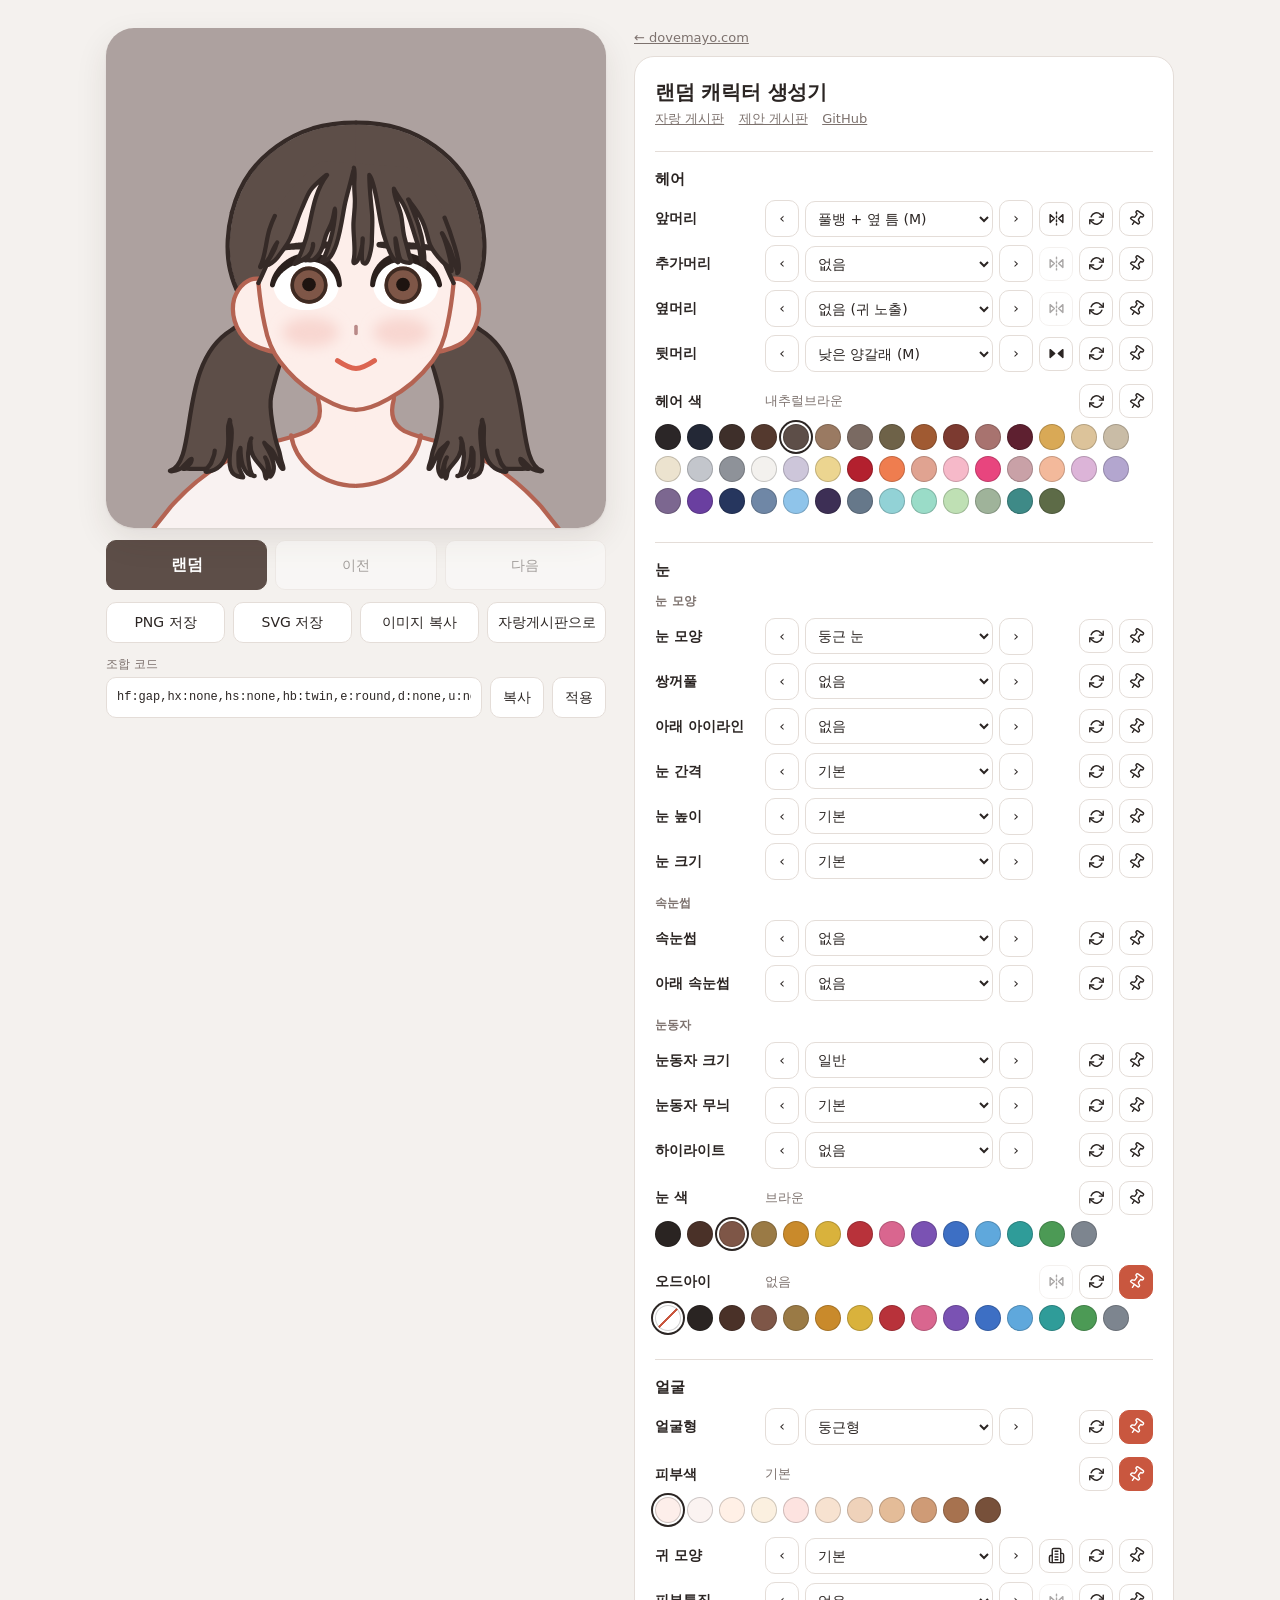
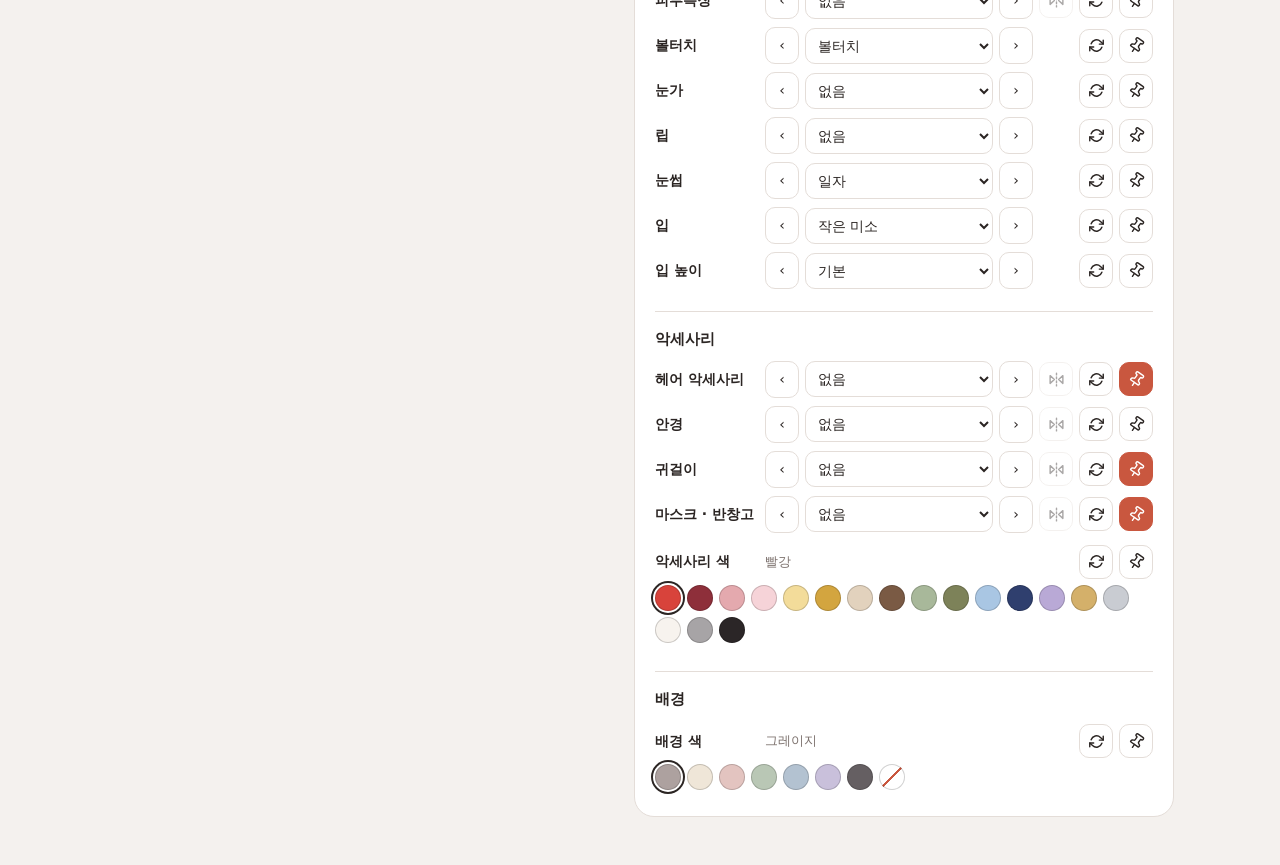
<file: index.html>
<!doctype html>
<html lang="ko">
<head>
  <meta charset="utf-8">
  <meta name="viewport" content="width=device-width, initial-scale=1">
  <title>랜덤 캐릭터 생성기</title>
  <link rel="stylesheet" href="css/style.css">
</head>
<body>
  <main class="app">
    <section class="stage">
      <div class="preview-row">
        <!-- 휴대폰에서만 보이는 버튼: 카드 양옆 여백에 놓인다 (카드 아래 버튼 대신). 왼쪽은 랜덤, 오른쪽은 이전·자랑·복사 -->
        <div class="card-tools">
          <button id="ico-random" class="ico go" type="button" aria-label="랜덤" title="랜덤"><svg viewBox="0 0 24 24" aria-hidden="true"><path d="M21.5 4.5v5.5H16"/><path d="M2.5 19.5V14H8"/><path d="M4.4 9.5A8 8 0 0 1 17.6 6.3L21.5 10M2.5 14l3.9 3.7a8 8 0 0 0 13.2-3.2"/></svg><span>랜덤</span></button>
        </div>
        <div class="preview-wrap">
          <div id="preview" class="preview" aria-label="캐릭터 미리보기"></div>
          <p id="status" class="toast" role="status"></p>
        </div>
        <div class="card-tools">
          <button id="ico-prev" class="ico" type="button" aria-label="이전 캐릭터" title="이전"><svg viewBox="0 0 24 24" aria-hidden="true"><path d="M9 7 4 12l5 5"/><path d="M4 12h10a6 6 0 0 1 6 6"/></svg><span>이전</span></button>
          <button id="ico-show" class="ico" type="button" aria-label="자랑 게시판으로 가서 올리기" title="자랑게시판으로"><svg viewBox="0 0 24 24" aria-hidden="true"><path d="M12 15V4"/><path d="m7.5 8.5 4.5-4.5 4.5 4.5"/><path d="M5 13v5a2 2 0 0 0 2 2h10a2 2 0 0 0 2-2v-5"/></svg><span>자랑</span></button>
          <button id="ico-copy" class="ico" type="button" aria-label="이미지 복사" title="이미지 복사"><svg viewBox="0 0 24 24" aria-hidden="true"><rect x="9" y="9" width="11" height="11" rx="2.5"/><path d="M15 9V6.5A2.5 2.5 0 0 0 12.5 4h-6A2.5 2.5 0 0 0 4 6.5v6A2.5 2.5 0 0 0 6.5 15H9"/></svg><span>복사</span></button>
        </div>
      </div>

      <div class="actions">
        <button id="btn-random" class="primary" type="button" title="단축키: 스페이스">랜덤</button>
        <button id="btn-prev" type="button" title="이전 캐릭터 (←)">이전</button>
        <button id="btn-next" type="button" title="다음 캐릭터 (→)">다음</button>
      </div>

      <div class="actions four">
        <button id="btn-png" type="button">PNG 저장</button>
        <button id="btn-svg" type="button">SVG 저장</button>
        <button id="btn-copy-image" type="button" title="왼쪽 위에 dovemayo.com 이 작게 들어간 이미지를 복사합니다">이미지 복사</button>
        <button id="btn-show" type="button" title="이 캐릭터를 들고 자랑 게시판으로 갑니다">자랑게시판으로</button>
      </div>

      <div id="build-bar" class="build-bar" hidden>
        <button id="btn-build" type="button">빌드</button>
        <button id="btn-items" type="button">항목 편집</button>
        <button id="btn-sheet" type="button">4×4 샘플</button>
        <button id="btn-prompt" type="button" title="지금 캐릭터를 이미지 AI용 글로 바꿉니다 (로컬 테스트)">프롬프트</button>
        <span id="build-status" class="status">parts 폴더를 저장하면 자동으로 빌드됩니다.</span>
      </div>

      <div class="code">
        <label for="code">조합 코드</label>
        <div class="code-row">
          <input id="code" type="text" spellcheck="false" autocomplete="off">
          <button id="btn-copy" type="button">복사</button>
          <button id="btn-apply" type="button">적용</button>
        </div>
      </div>
    </section>

    <div class="side">
    <a class="back" href="https://dovemayo.com/">← dovemayo.com</a>
    <aside class="panel">
      <header class="panel-head">
        <h1>랜덤 캐릭터 생성기</h1>
        <a class="repo" href="https://dovemayo.com/character/show/">자랑 게시판</a>
        <a class="repo" href="https://dovemayo.com/character/board/">제안 게시판</a>
        <a class="repo" href="https://github.com/oters1117-art/random-character-generator" target="_blank" rel="noopener">GitHub</a>
      </header>
      <div id="groups"></div>
    </aside>
    </div>
  </main>

  <dialog id="items-dialog" class="items-dialog">
    <form method="dialog" class="items-head">
      <h2>항목 편집</h2>
      <select id="items-cat" aria-label="항목"></select>
      <button id="items-folder" type="button">폴더 열기</button>
      <button value="close" aria-label="닫기">닫기</button>
    </form>
    <p class="items-help">이름·순서·랜덤 비중을 고치고 저장하세요. 파일을 폴더에 넣거나 빼도 다음 빌드 때 목록이 자동으로 맞춰집니다.</p>
    <div class="items-table-wrap">
      <table class="items-table">
        <thead><tr><th>순서</th><th>이름</th><th>파일</th><th>비중</th><th>기본</th><th></th></tr></thead>
        <tbody id="items-body"></tbody>
      </table>
    </div>
    <div class="items-foot">
      <span id="items-status" class="status"></span>
      <button id="items-save" type="button" class="primary">저장</button>
    </div>
  </dialog>

  <dialog id="sheet-dialog" class="sheet-dialog">
    <form method="dialog" class="items-head">
      <h2>4×4 샘플</h2>
      <button id="sheet-again" type="button">다시 뽑기</button>
      <button id="sheet-save" type="button" class="primary">samples 폴더에 저장</button>
      <button value="close" aria-label="닫기">닫기</button>
    </form>
    <p class="items-help">고정한 항목은 그대로 두고 16명을 뽑습니다. 얼굴을 누르면 그 캐릭터를 불러오고, 칸 왼쪽 위 버튼은 그 칸만 다시 뽑습니다.</p>
    <div id="sheet-grid" class="sheet-grid"></div>
    <span id="sheet-status" class="status"></span>
  </dialog>

  <dialog id="prompt-dialog" class="sheet-dialog prompt-dialog">
    <form method="dialog" class="items-head">
      <h2>프롬프트 <small>(로컬 테스트)</small></h2>
      <button value="close" aria-label="닫기">닫기</button>
    </form>
    <p class="items-help">지금 캐릭터의 특징만 이미지 생성 AI에 넣을 글로 바꿉니다(그림체·옷·배경은 빼고). 다른 조합 코드는 아래 칸에 붙여 넣으면 바로 바뀝니다.</p>
    <input id="prompt-code" type="text" spellcheck="false" aria-label="조합 코드">
    <div class="prompt-col">
      <div class="prompt-head"><b>English</b><button id="prompt-copy-en" type="button">복사</button></div>
      <textarea id="prompt-en" readonly rows="5"></textarea>
    </div>
    <div class="prompt-col">
      <div class="prompt-head"><b>NovelAI 태그</b><button id="prompt-copy-nai" type="button">복사</button></div>
      <textarea id="prompt-nai" readonly rows="4"></textarea>
    </div>
    <div class="prompt-col">
      <div class="prompt-head"><b>한국어</b><button id="prompt-copy-ko" type="button">복사</button></div>
      <textarea id="prompt-ko" readonly rows="5"></textarea>
    </div>
    <span id="prompt-status" class="status"></span>
  </dialog>

  <script src="js/core.js"></script>
  <script src="js/palettes.js"></script>
  <script src="js/parts-data.js"></script>
  <script src="js/app.js"></script>
</body>
</html>
</file>
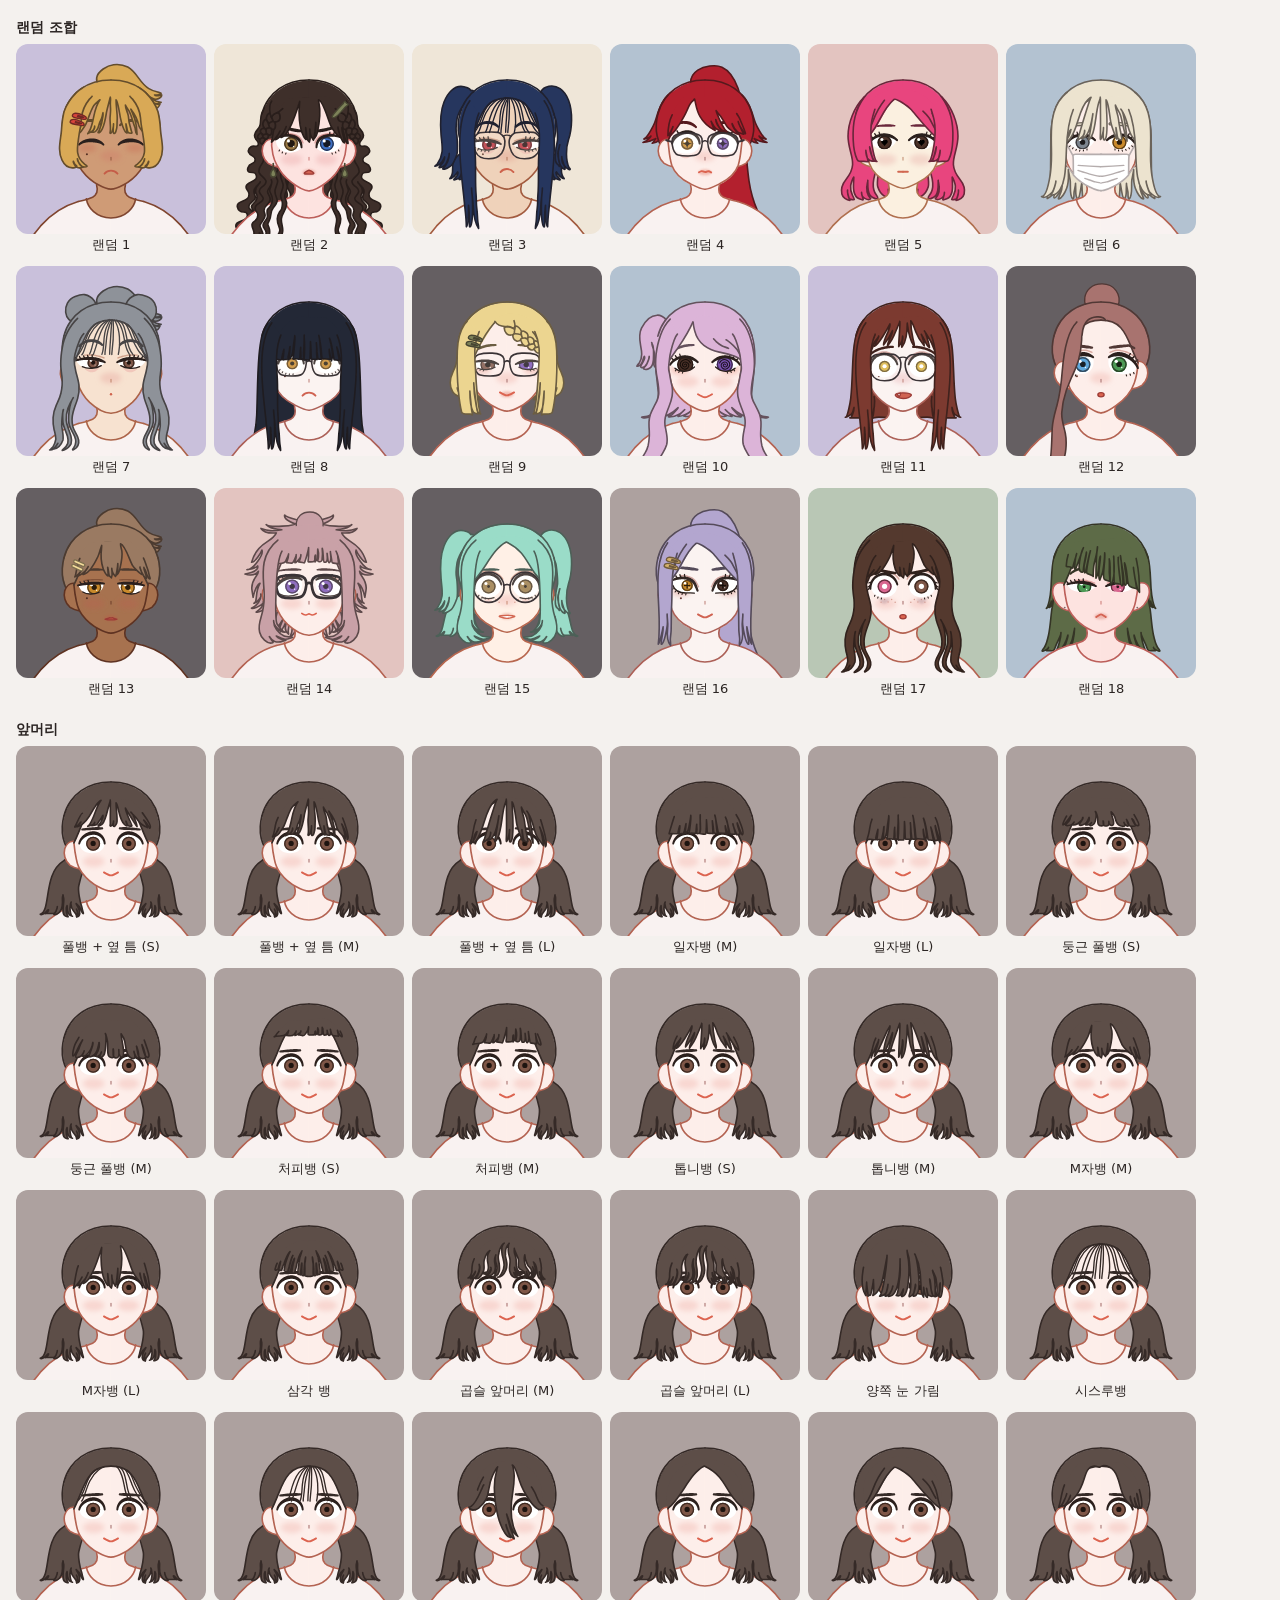
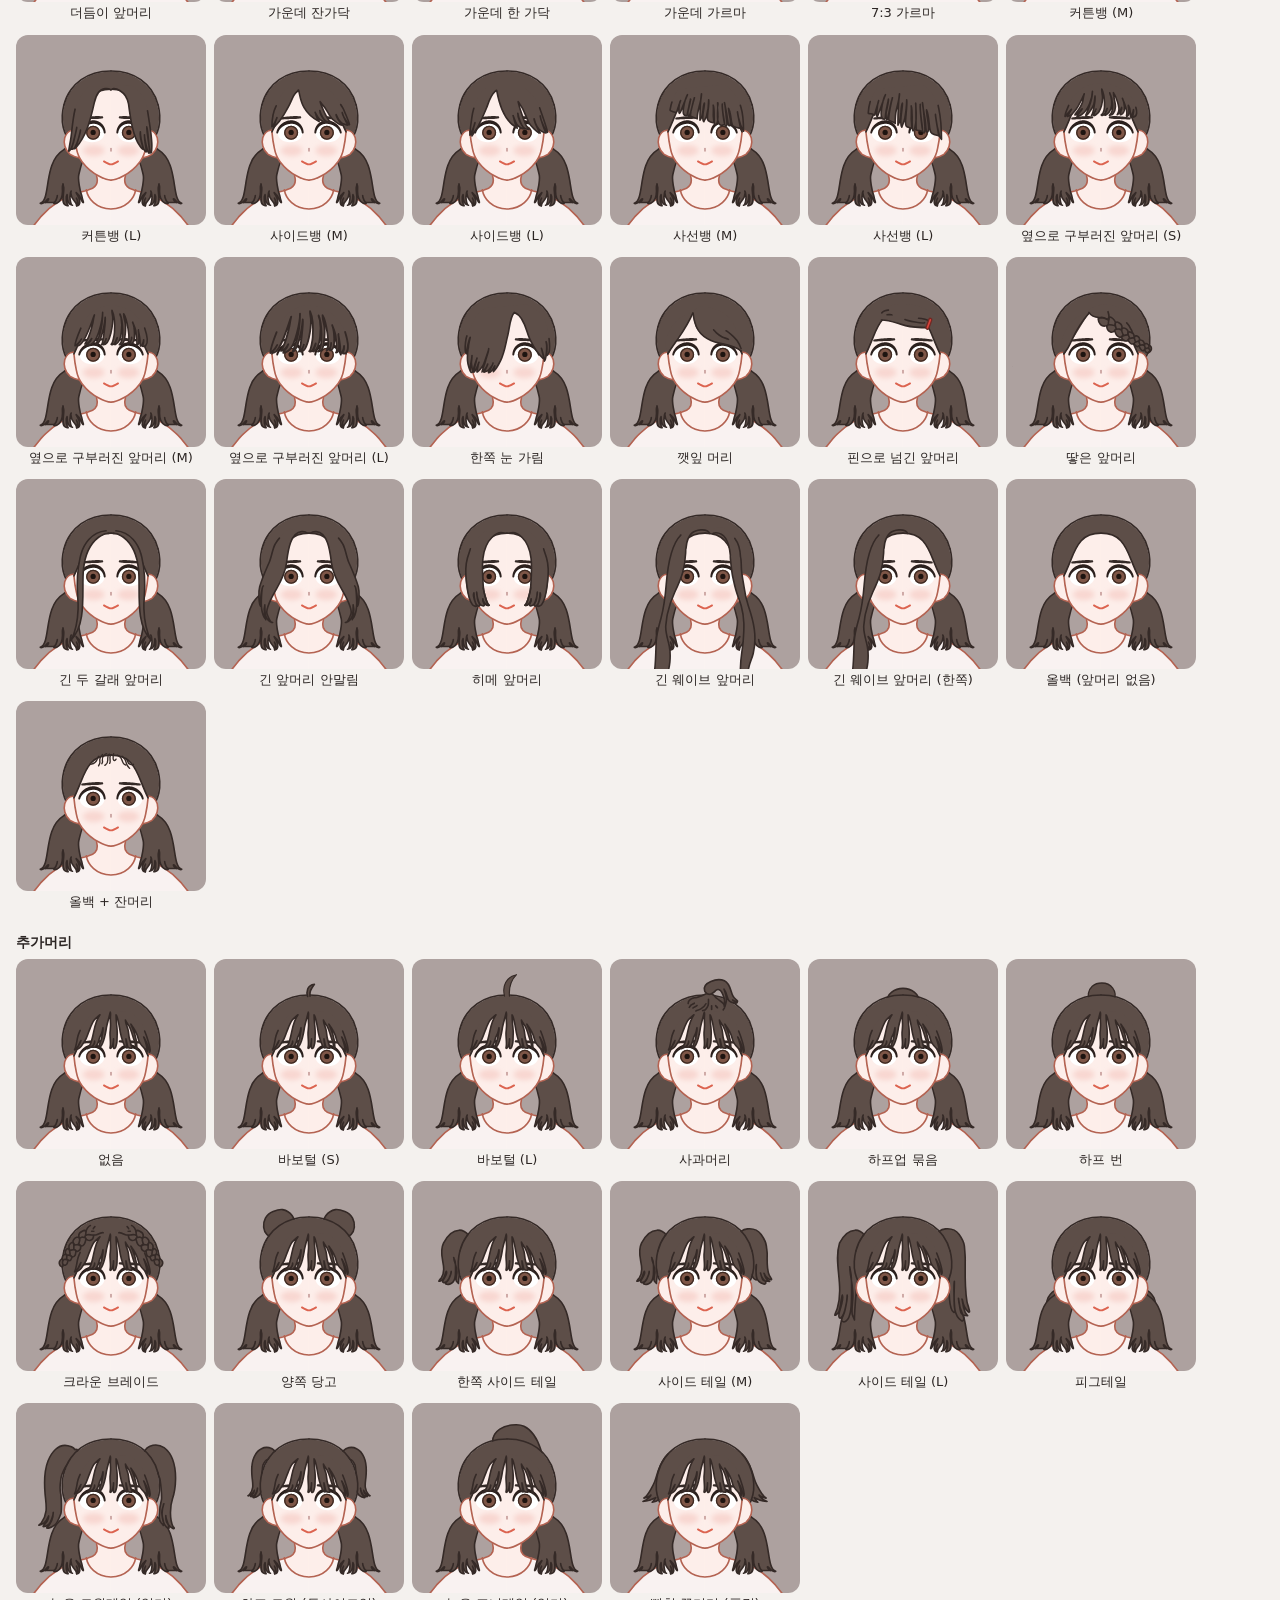
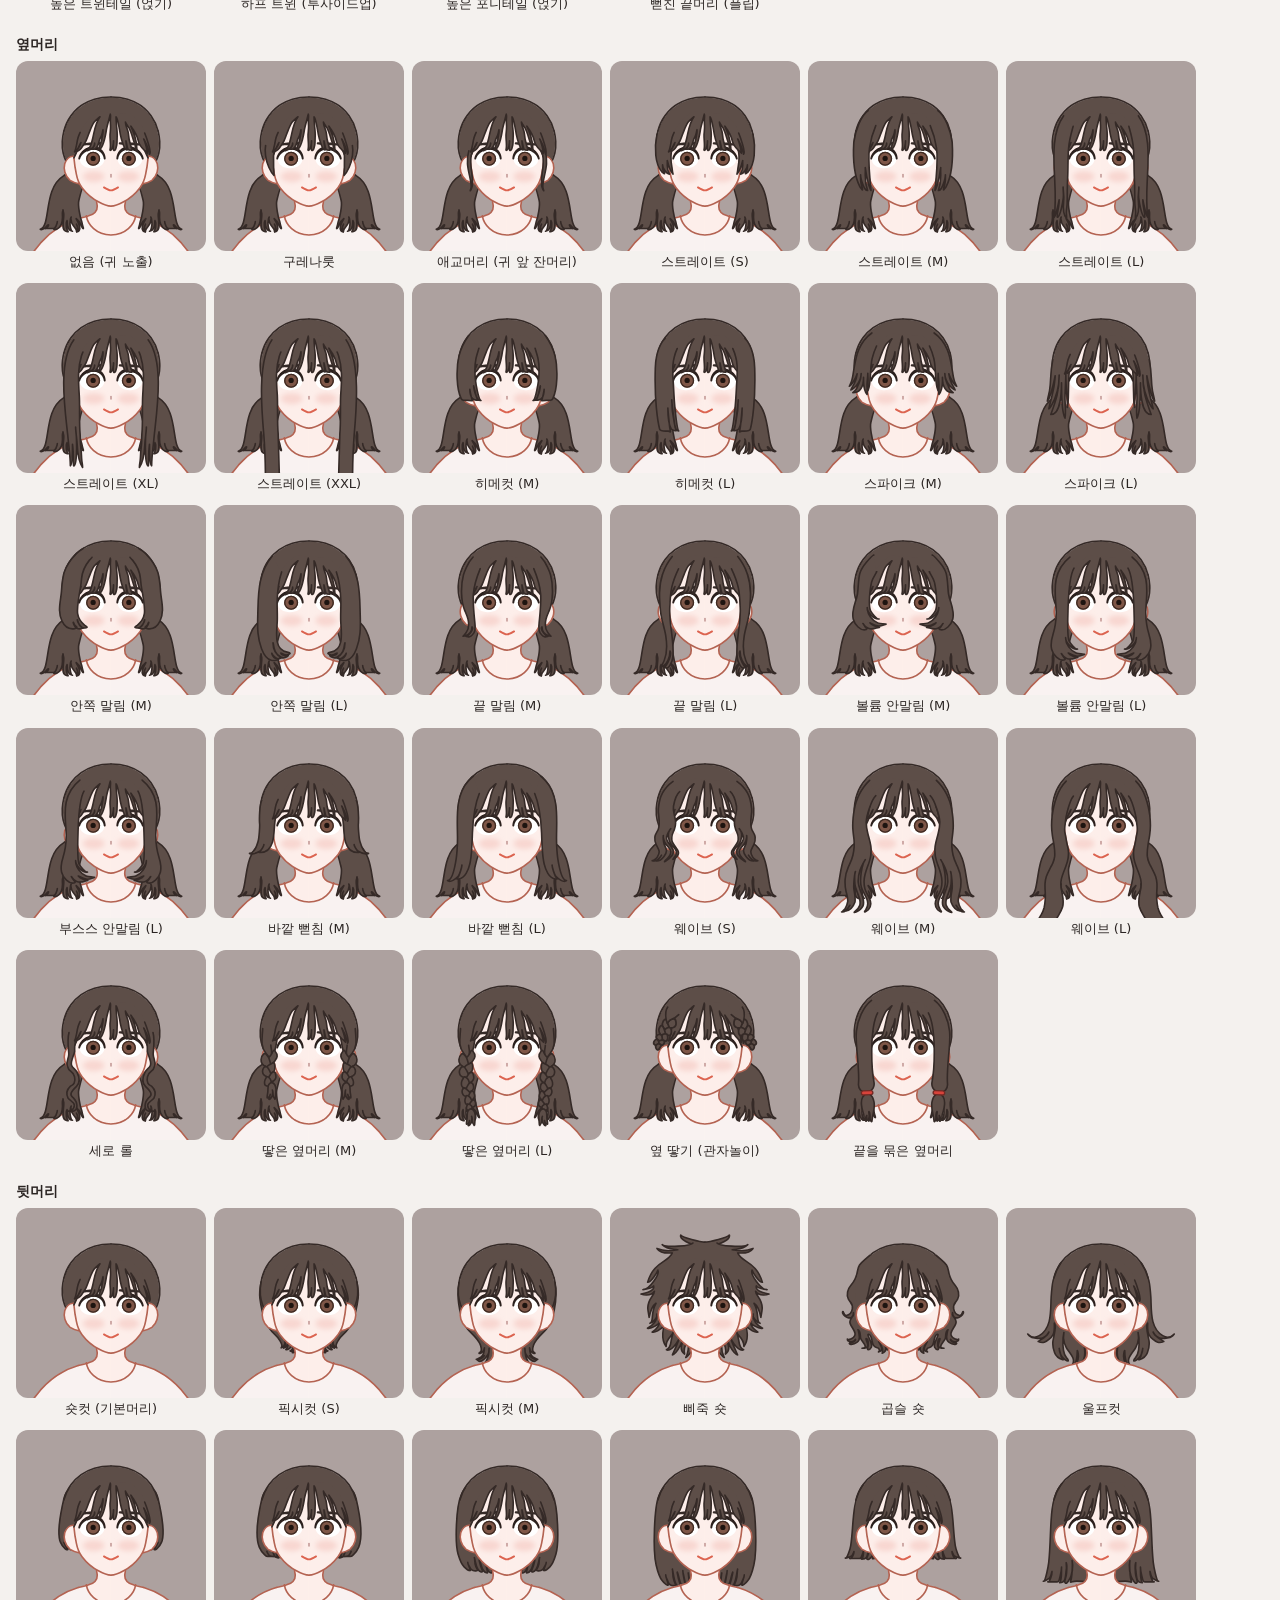
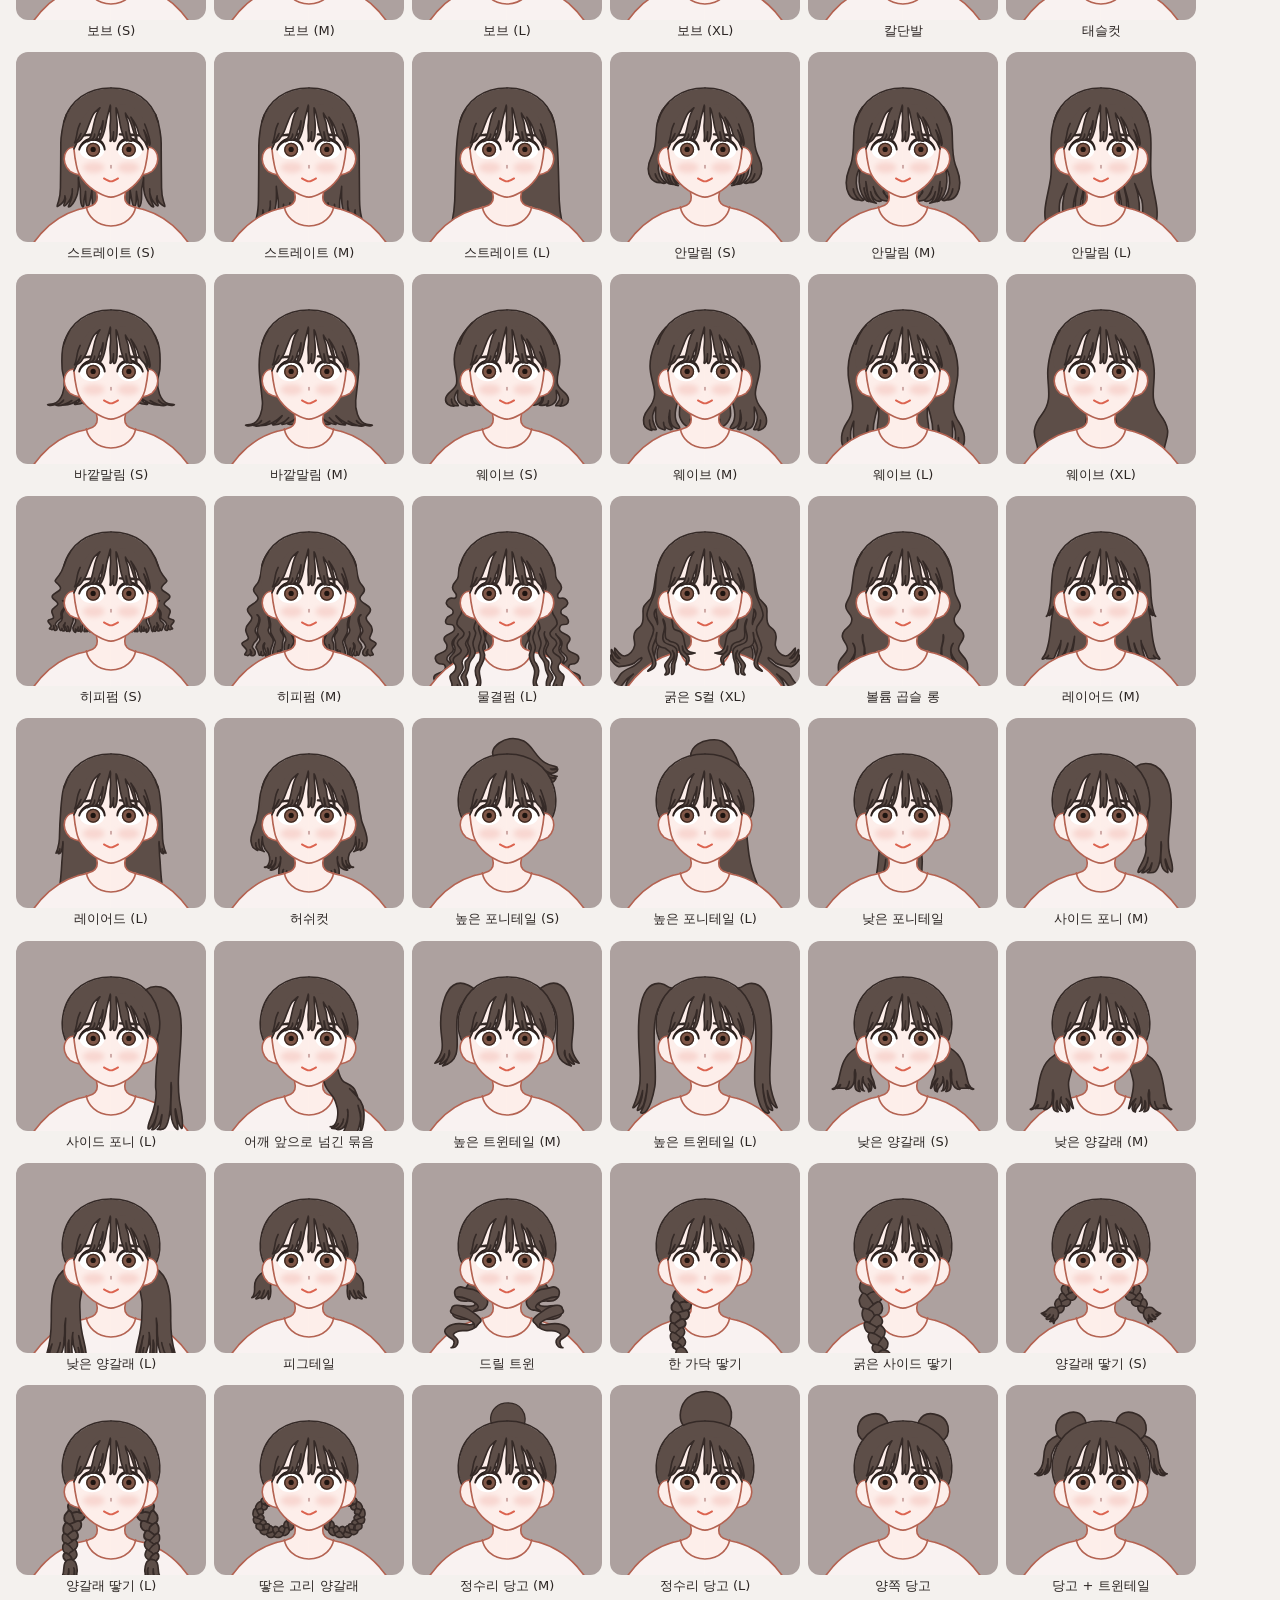
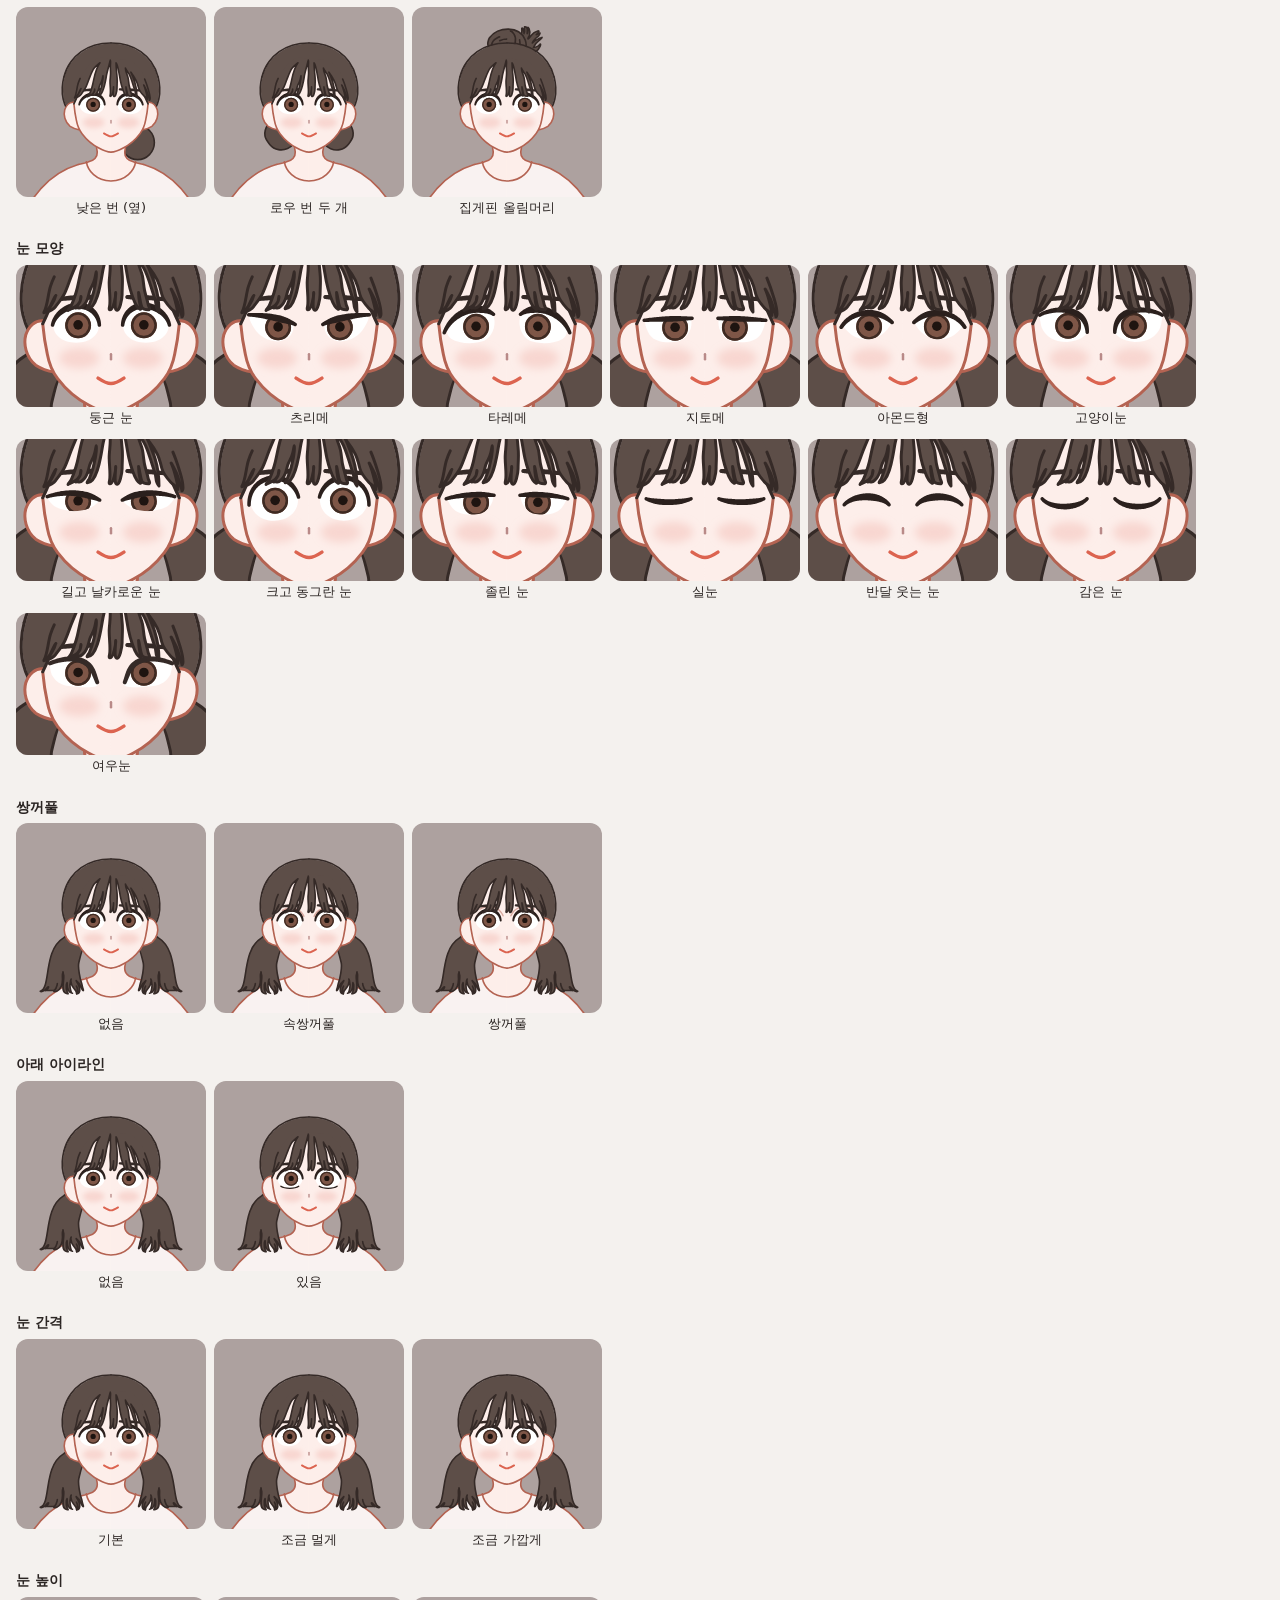
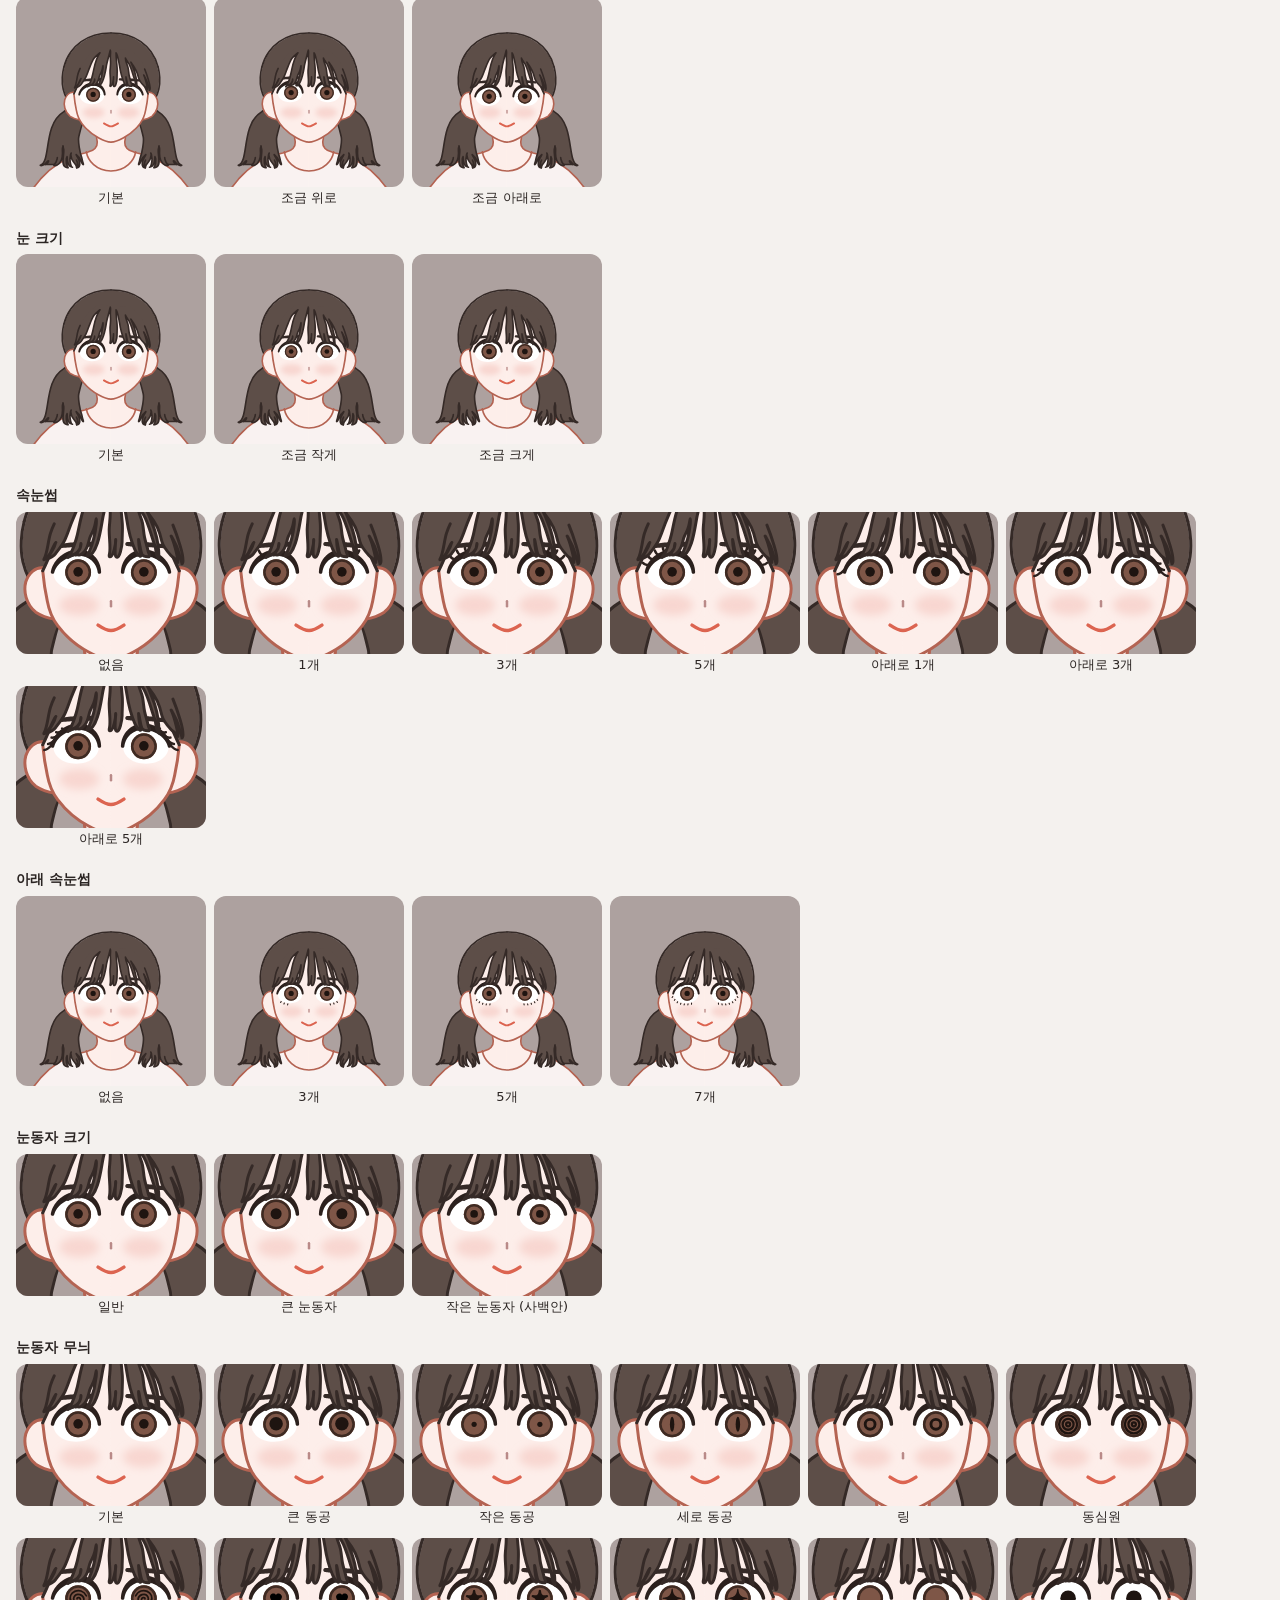
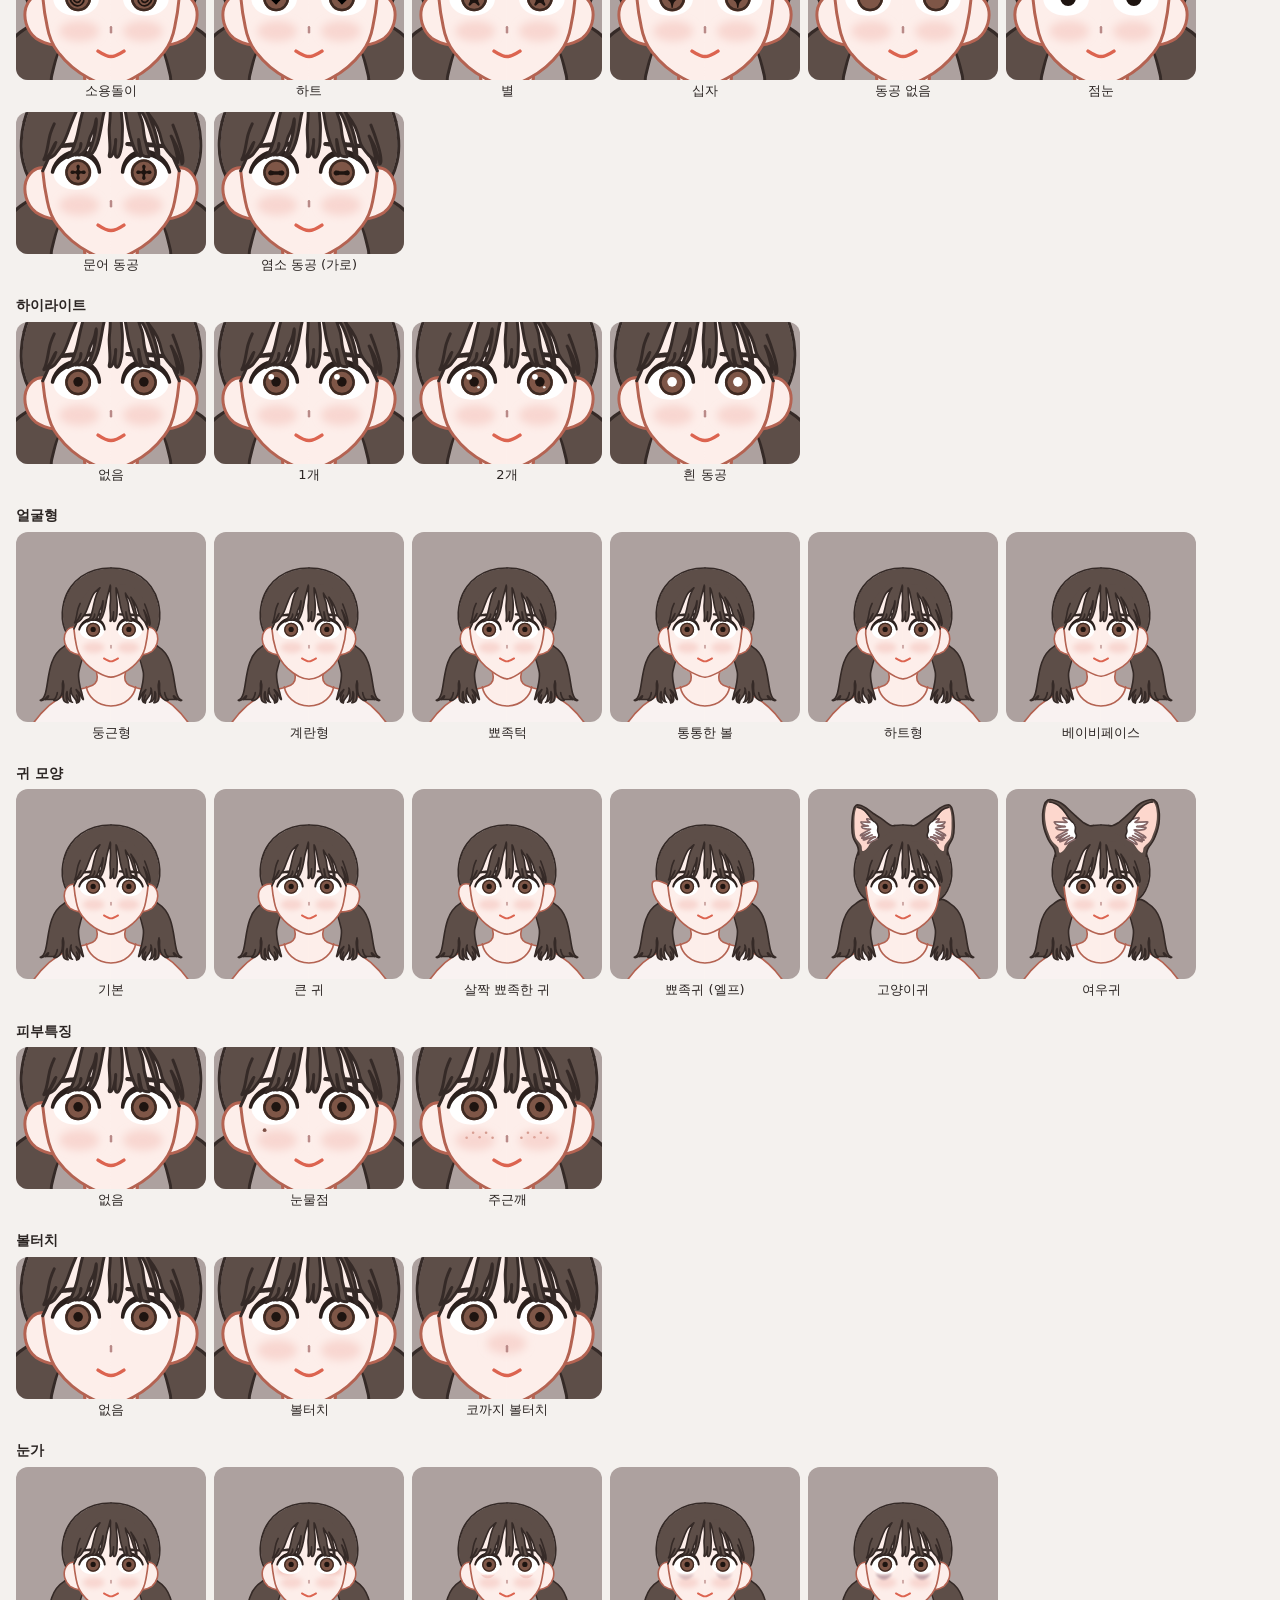
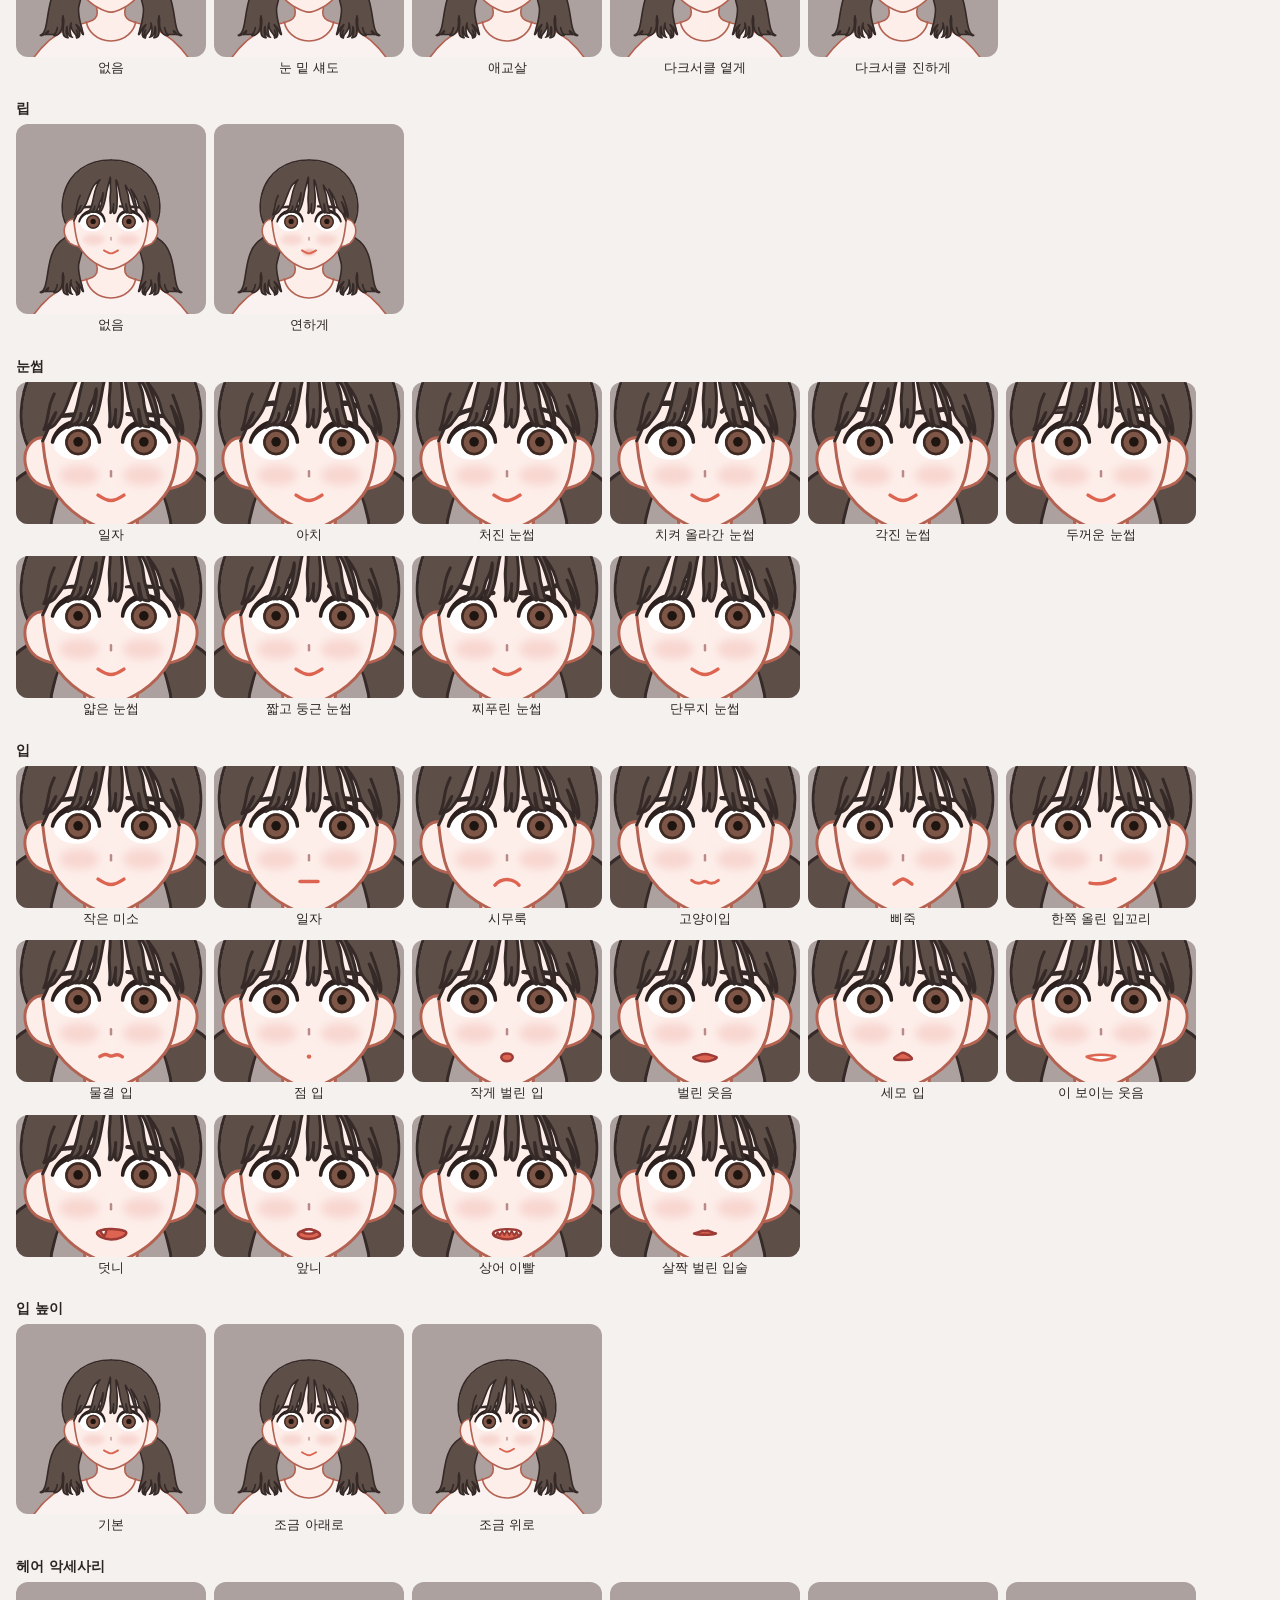
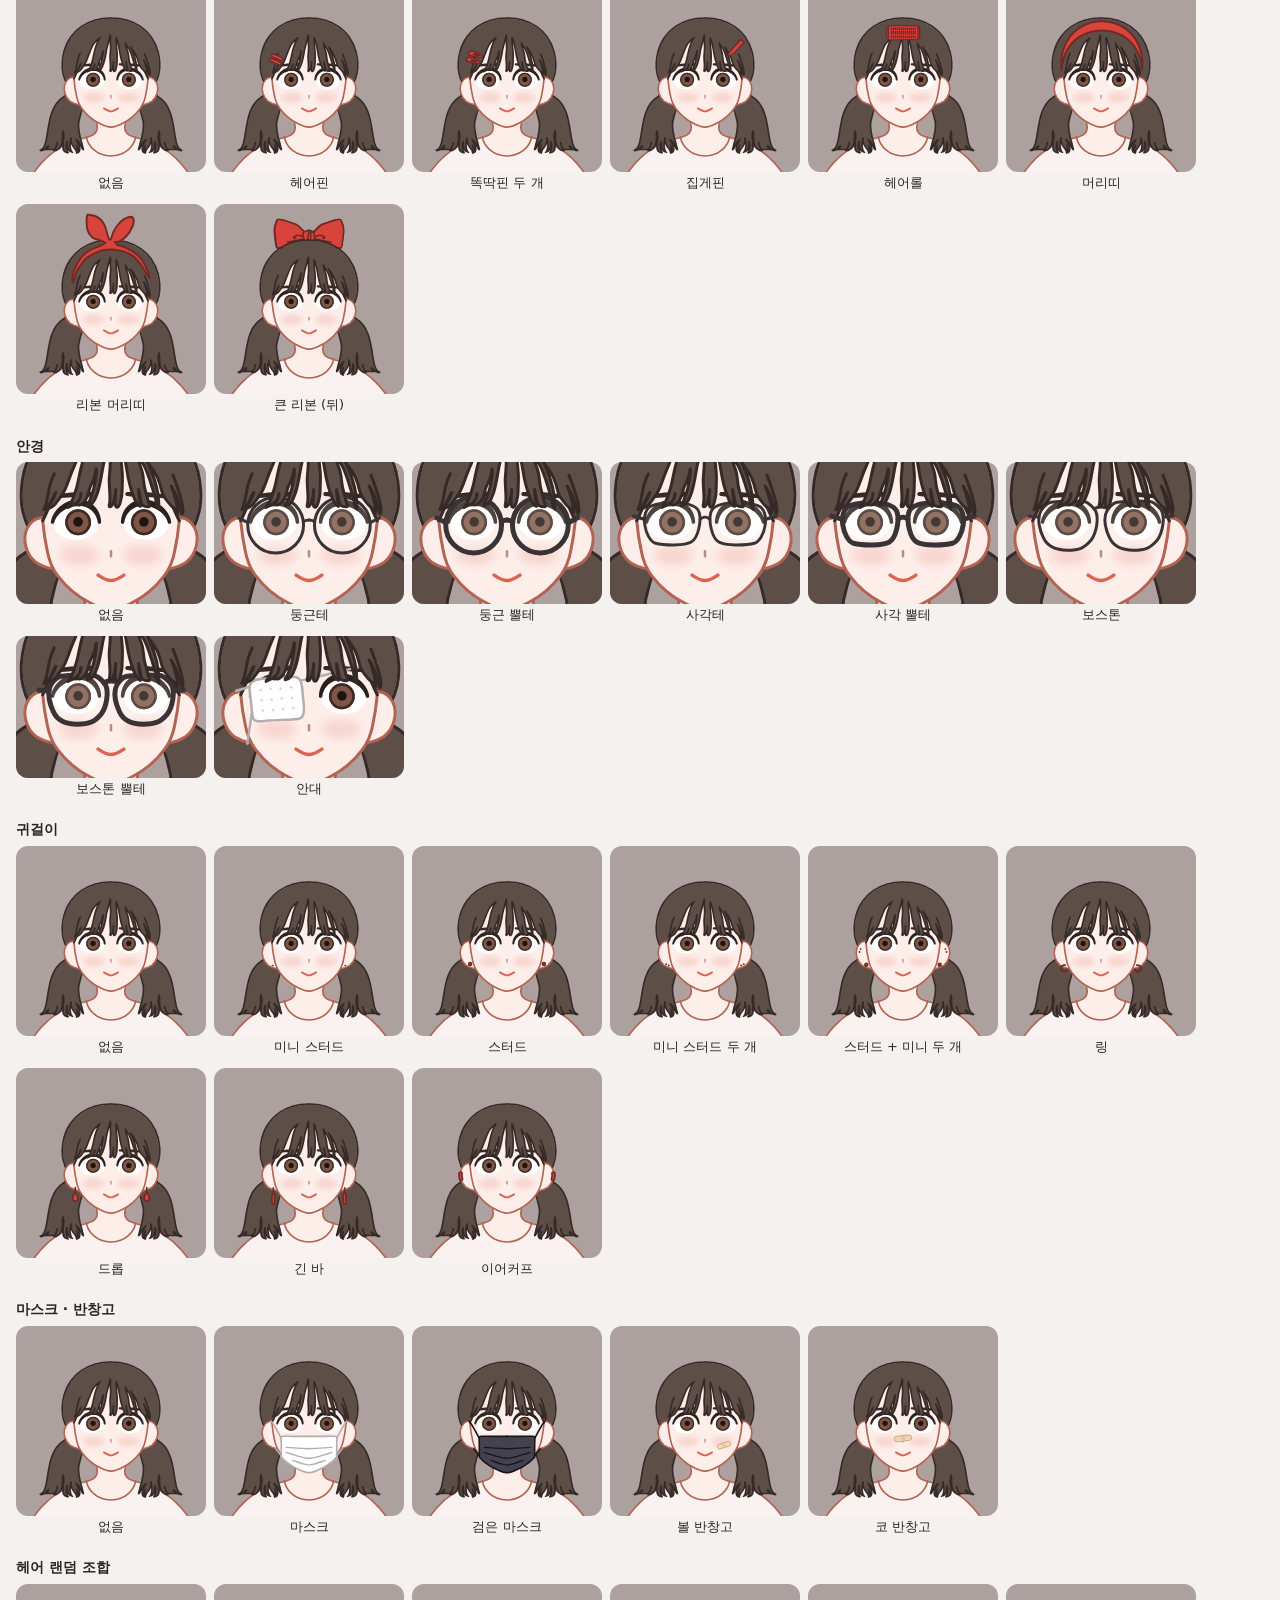
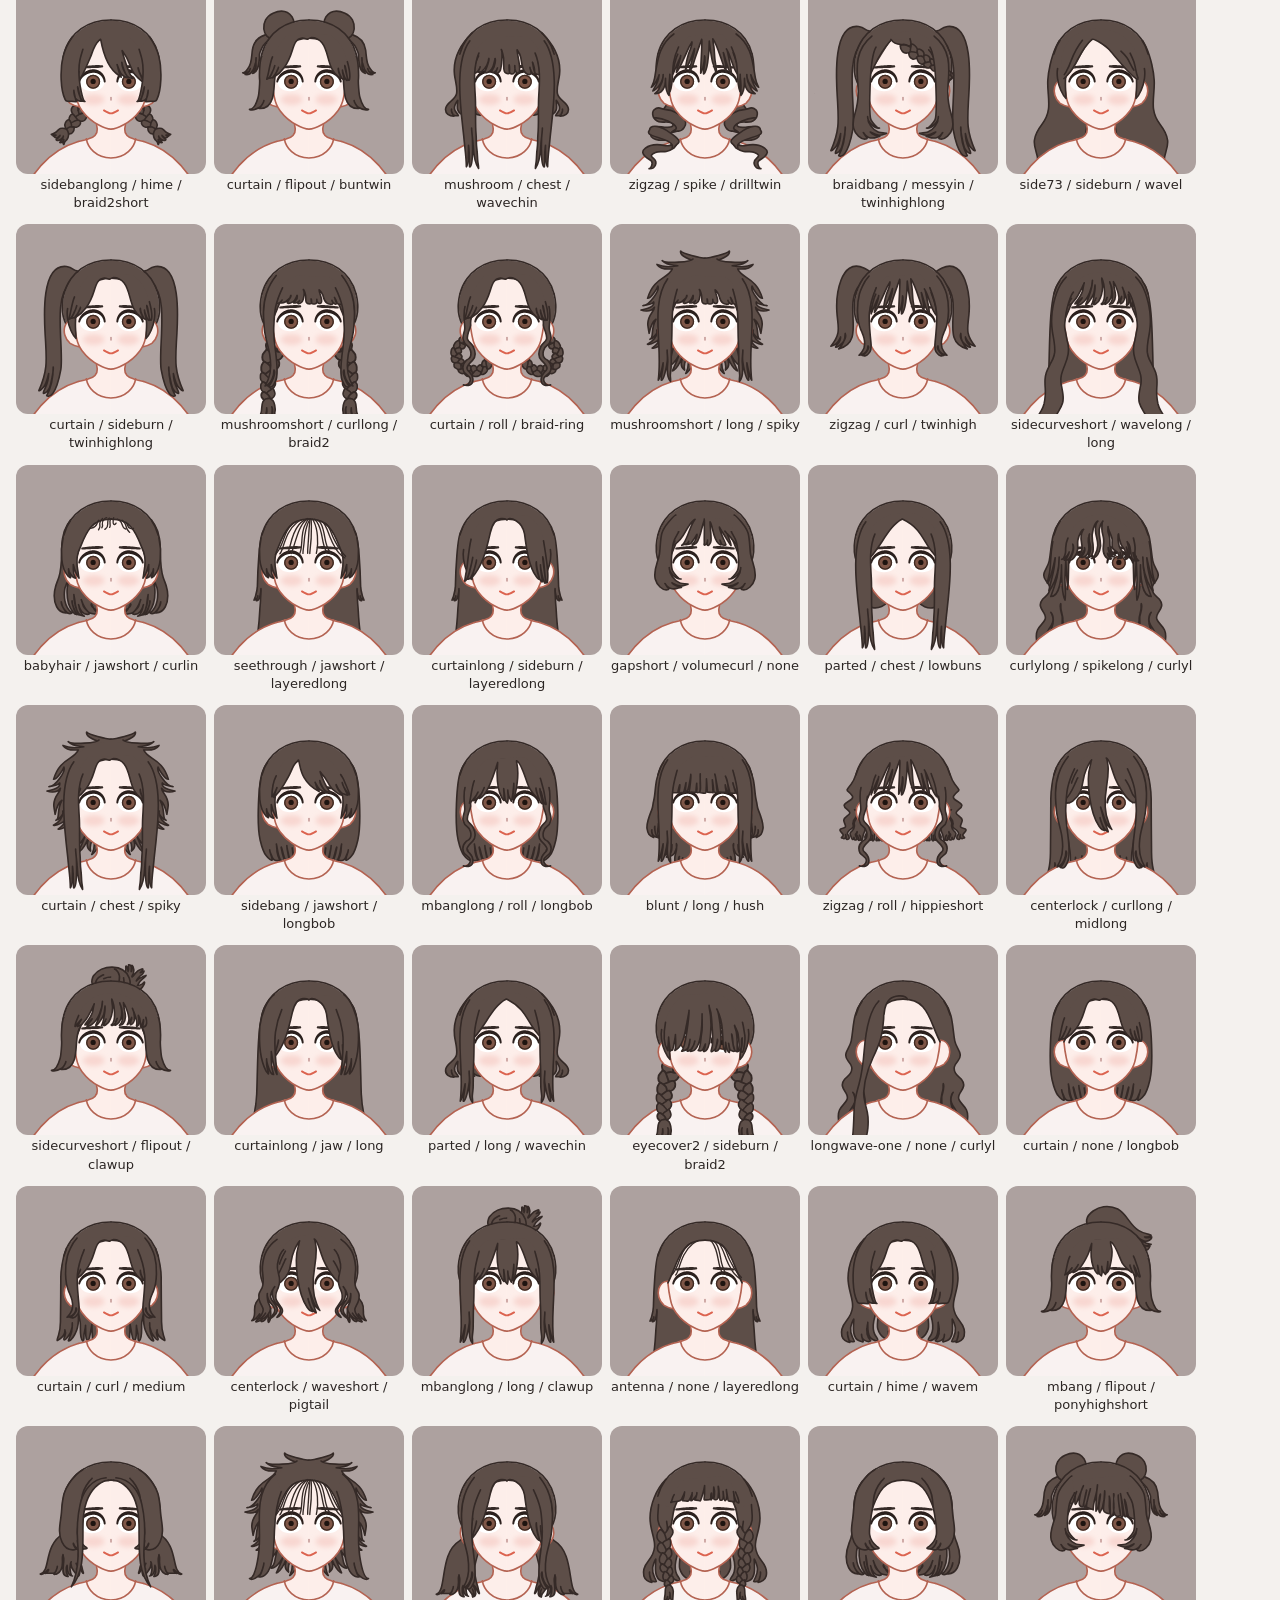
<file: sheet.html>
<!doctype html>
<html lang="ko">
<head>
  <meta charset="utf-8">
  <title>파츠 확인 시트</title>
  <style>
    body { margin: 16px; background: #f4f1ee; color: #2b2523; font: 13px/1.4 "Malgun Gothic", system-ui, sans-serif; }
    h2 { margin: 18px 0 6px; font-size: 14px; }
    .grid { display: flex; flex-wrap: wrap; gap: 8px; }
    figure { margin: 0; width: 190px; }
    figure svg { display: block; width: 190px; height: 190px; border-radius: 12px; }
    figcaption { text-align: center; padding: 2px 0 4px; }
    body.big figure { width: 300px; }
    body.big figure svg { width: 300px; height: 300px; }
  </style>
</head>
<body>
  <!-- 파츠를 추가한 뒤 모양을 한눈에 확인하는 용도. 기본 캐릭터에서 한 항목씩만 바꿔 보여 준다. -->
  <div id="root"></div>

  <script src="js/core.js"></script>
  <script src="js/palettes.js"></script>
  <script src="js/parts-data.js"></script>
  <script>
    (function () {
      var root = document.getElementById('root');
      // 주소 뒤에 #eye,brow 처럼 쓰면 그 항목만 보여 준다 (random, hair-mix 도 가능)
      var hash = decodeURIComponent(location.hash.replace(/^#/, ''));
      var onlyList = hash ? hash.split(',') : null;
      // guide 를 넣으면 헤어라인 가이드를 겹쳐 그린다. big 을 넣으면 타일을 크게 그린다.
      var GUIDE = false, BIG = false;
      if (onlyList) {
        GUIDE = onlyList.indexOf('guide') >= 0;
        BIG = onlyList.indexOf('big') >= 0;
        onlyList = onlyList.filter(function (k) { return k !== 'guide' && k !== 'big'; });
        if (!onlyList.length) onlyList = null;
      }
      if (BIG) document.body.classList.add('big');
      function show(key) { return !onlyList || onlyList.indexOf(key) >= 0; }
      var ZOOM = { eye: 1, iris: 1, pupil: 1, hl: 1, lash: 1, brow: 1, mouth: 1, glasses: 1, skinfx: 1, makeup: 1 };

      function section(title, items) {
        var h = document.createElement('h2');
        h.textContent = title;
        var grid = document.createElement('div');
        grid.className = 'grid';
        items.forEach(function (it) {
          var fig = document.createElement('figure');
          fig.innerHTML = CG.compose(it.state, { guide: GUIDE }) + '<figcaption></figcaption>';
          if (it.zoom) {
            // 얼굴 부분만 확대해서 본다
            fig.firstChild.setAttribute('viewBox', '161 240 380 285');
            fig.firstChild.style.height = '142px';
          }
          fig.lastChild.textContent = it.label;
          grid.appendChild(fig);
        });
        root.appendChild(h);
        root.appendChild(grid);
      }

      // 결과가 매번 같도록 고정된 난수를 쓴다
      var seed = 12345;
      function rnd() { seed = (seed * 1664525 + 1013904223) % 4294967296; return seed / 4294967296; }

      if (show('random')) {
        var randoms = [];
        for (var i = 0; i < 18; i++) randoms.push({ state: CG.randomState(null, null, rnd), label: '랜덤 ' + (i + 1) });
        section('랜덤 조합', randoms);
      }

      CG.categories.forEach(function (c) {
        if (!show(c.key)) return;
        section(c.name, CG.parts[c.key].map(function (p) {
          var s = CG.defaultState();
          s[c.key] = p.id;
          return { state: s, label: p.name, zoom: !!ZOOM[c.key] };
        }));
      });

      if (show('hair-mix')) {
        // 얼굴은 기본으로 두고 헤어만 랜덤으로 섞는다
        var mixes = [], keep = {};
        CG.categories.forEach(function (c) { keep[c.key] = true; });
        CG.colorSlots.forEach(function (c) { keep[c.key] = true; });
        keep.front = keep.side = keep.back = keep.ahoge = false;
        for (var m = 0; m < 48; m++) {
          var s = CG.randomState(null, keep, rnd);
          mixes.push({ state: s, label: [s.front, s.side, s.back].join(' / ') });
        }
        section('헤어 랜덤 조합', mixes);
      }
    })();
  </script>
</body>
</html>
</file>
<file: css/style.css>
:root {
  --page: #f4f1ee;
  --card: #ffffff;
  --ink: #2b2523;
  --muted: #7d726e;
  --rule: #e4ddd8;
  --accent: #5d4e48;
  --accent-ink: #ffffff;
  --on: #c9573f;
}

/* 복사한 이미지의 dovemayo.com 글자에 쓴다 (둘기마요고딕 소문자) */
@font-face {
  font-family: "Dovemayo Gothic";
  src: url("../fonts/dovemayo-gothic-latin.woff2") format("woff2");
  font-display: swap;
}

* { box-sizing: border-box; }

body {
  margin: 0;
  background: var(--page);
  color: var(--ink);
  font: 14px/1.5 "Pretendard", "Malgun Gothic", "Apple SD Gothic Neo", system-ui, sans-serif;
}

.app {
  display: grid;
  grid-template-columns: minmax(280px, 520px) minmax(320px, 540px);
  gap: 28px;
  justify-content: center;
  align-items: start;
  max-width: 1100px;
  margin: 0 auto;
  padding: 28px 16px 48px;
}

/* ---------- 미리보기 ---------- */
.stage { position: sticky; top: 20px; display: grid; gap: 12px; }

.preview {
  aspect-ratio: 1;
  border-radius: 28px;
  overflow: hidden;
  background:
    repeating-conic-gradient(#ebe6e2 0 25%, #f7f4f1 0 50%) 0 0 / 24px 24px;
  box-shadow: 0 1px 2px rgba(60, 40, 30, .08), 0 12px 32px rgba(60, 40, 30, .10);
}
.preview svg { display: block; width: 100%; height: 100%; }
.preview-wrap { position: relative; }

/* 카드 옆 버튼: 휴대폰에서만 보인다. 아이콘 아래에 작은 글씨 */
.card-tools { display: none; }
.ico {
  width: 42px;
  height: 46px;
  padding: 0;
  display: flex;
  flex-direction: column;
  align-items: center;
  justify-content: center;
  gap: 2px;
  border-radius: 12px;
  border: 1px solid var(--rule);
  background: #fff;
  font-size: 10px;
  line-height: 1.1;
  -webkit-tap-highlight-color: transparent;
}
.ico svg { width: 19px; height: 19px; fill: none; stroke: currentColor; stroke-width: 2; stroke-linecap: round; stroke-linejoin: round; }
.ico:disabled { opacity: .4; }
/* 랜덤: 화면의 랜덤 버튼과 같은 갈색으로만 구분한다 (그림자 없음) */
.ico.go { background: var(--accent); border-color: var(--accent); color: #fff; font-weight: 600; }

/* 안내 글: 카드 아래쪽에 잠깐 뜬다 */
.toast {
  position: absolute;
  left: 50%;
  bottom: 12px;
  transform: translateX(-50%);
  margin: 0;
  padding: 5px 11px;
  border-radius: 9px;
  background: rgba(43, 37, 35, .84);
  color: #fff;
  font-size: 12px;
  white-space: nowrap;
  pointer-events: none;
}
.toast:empty { display: none; }

.actions { display: grid; grid-template-columns: repeat(3, 1fr); gap: 8px; }
.actions.four { grid-template-columns: repeat(4, 1fr); }
.actions.four button { padding-inline: 4px; white-space: nowrap; }

button {
  font: inherit;
  color: var(--ink);
  background: var(--card);
  border: 1px solid var(--rule);
  border-radius: 10px;
  padding: 9px 12px;
  cursor: pointer;
}
button:hover { border-color: #c9beb8; }
button:active { transform: translateY(1px); }
button:disabled { opacity: .4; cursor: default; }
button:focus-visible, select:focus-visible, input:focus-visible {
  outline: 2px solid var(--on);
  outline-offset: 2px;
}

button.primary {
  background: var(--accent);
  border-color: var(--accent);
  color: var(--accent-ink);
  font-weight: 700;
  font-size: 16px;
  padding: 12px;
}
button.primary:hover { background: #4d403b; }

.build-bar { display: flex; align-items: center; gap: 10px; flex-wrap: wrap; }
.build-bar button { white-space: nowrap; }
.build-bar .status { margin: 0; }
.build-bar[hidden] { display: none; }

.toggle { display: flex; align-items: center; gap: 8px; font-size: 13px; color: var(--muted); cursor: pointer; }
.toggle input { width: 16px; height: 16px; accent-color: var(--accent); }

.code label { display: block; font-size: 12px; color: var(--muted); margin-bottom: 4px; }
.code-row { display: grid; grid-template-columns: 1fr auto auto; gap: 8px; }
.code input {
  min-width: 0;
  font: 12px/1.4 ui-monospace, Consolas, monospace;
  color: var(--ink);
  background: var(--card);
  border: 1px solid var(--rule);
  border-radius: 10px;
  padding: 9px 10px;
}
.status { min-height: 1.5em; margin: 6px 0 0; font-size: 12px; color: var(--muted); }

/* ---------- 패널 ---------- */
/* 설정 카드 위의 홈페이지 링크 */
.side { display: grid; gap: 8px; min-width: 0; }
.back { justify-self: start; font-size: 13px; color: var(--muted); }
.panel {
  background: var(--card);
  border: 1px solid var(--rule);
  border-radius: 20px;
  padding: 20px;
}
.panel-head h1 { margin: 0; font-size: 20px; letter-spacing: -.01em; }
.panel-head p { margin: 2px 0 0; color: var(--muted); font-size: 13px; }
.panel h2 {
  margin: 22px 0 10px;
  padding-top: 16px;
  border-top: 1px solid var(--rule);
  font-size: 15px;
  font-weight: 700;
  color: var(--ink);
}

.panel h3 {
  margin: 14px 0 8px;
  font-size: 12px;
  font-weight: 700;
  color: var(--muted);
  letter-spacing: .02em;
}
.panel h2 + h3 { margin-top: 0; }
.panel-head .repo { display: inline-block; margin: 2px 10px 0 0; font-size: 13px; color: var(--muted); }

.rows { display: grid; gap: 8px; }

.row {
  display: grid;
  grid-template-columns: 104px 34px 1fr 34px auto;
  gap: 6px;
  align-items: center;
}
.row .name, .color-head .name { font-weight: 600; white-space: nowrap; }

.row select {
  width: 100%;
  min-width: 0;
  font: inherit;
  color: var(--ink);
  background: var(--card);
  border: 1px solid var(--rule);
  border-radius: 10px;
  padding: 8px 8px;
}

.row button { padding: 7px 0; }
.row .step { width: 34px; }
.row .file { padding: 7px 10px; font-size: 12px; white-space: nowrap; }
.row .tools { display: flex; gap: 6px; }
.tool, .tool-gap { width: 34px; height: 34px; flex: none; }
.row .tool, .color-head .tool { padding: 0; display: grid; place-items: center; }
.tool svg { width: 17px; height: 17px; fill: none; stroke: currentColor; stroke-width: 2; stroke-linecap: round; stroke-linejoin: round; }
.tool:disabled { opacity: .28; cursor: default; }
.flip.idle { opacity: .4; }
.flip[aria-pressed="true"], .real[aria-pressed="true"] { background: var(--accent); border-color: var(--accent); color: #fff; }

.lock[aria-pressed="true"] {
  background: var(--on);
  border-color: var(--on);
  color: #fff;
}

/* ---------- 색 ---------- */
.color-row { display: grid; gap: 6px; padding: 4px 0 6px; }
.color-head { display: flex; gap: 6px; align-items: center; }
.color-head .name { width: 104px; flex: none; }
.color-head .picked { flex: 1; min-width: 0; color: var(--muted); font-size: 13px; }

.swatches { display: flex; flex-wrap: wrap; gap: 6px; }
.swatch {
  width: 26px;
  height: 26px;
  padding: 0;
  border-radius: 50%;
  border: 1px solid rgba(0, 0, 0, .18);
}
.swatch[aria-pressed="true"] {
  box-shadow: 0 0 0 2px var(--card), 0 0 0 4px var(--ink);
}
.swatch.none {
  background:
    linear-gradient(135deg, transparent 46%, #c9573f 46% 54%, transparent 54%),
    #fff;
}

/* ---------- 휴대폰 ----------
   얼굴 카드는 화면 위에 붙어 있고, 버튼은 카드 양옆 여백의 아이콘 넷뿐이다 (왼쪽 랜덤, 오른쪽 이전 · 자랑 · 복사).
   항목은 한 줄에 하나: 이름 · 선택 · 랜덤 · 고정 */
@media (max-width: 760px) {
  .app { grid-template-columns: minmax(0, 1fr); gap: 10px; padding: 0 12px 40px; }
  .stage {
    position: sticky;
    top: 0;
    z-index: 5;
    display: block;
    margin: 0 -12px;
    padding: 10px 12px 8px;
    background: var(--page);
    box-shadow: 0 6px 10px -8px rgba(60, 40, 30, .35);
  }
  /* 버튼 기둥(42px) · 카드 · 버튼 기둥을 나란히 놓는다. 카드는 두 기둥만큼 줄어든다 */
  .preview-row { display: flex; justify-content: center; align-items: stretch; gap: 6px; }
  .preview-wrap { flex: none; width: min(calc(100% - 96px), 42vh, 400px); width: min(calc(100% - 96px), 42svh, 400px); }
  .preview { border-radius: 22px; box-shadow: 0 1px 2px rgba(60, 40, 30, .08); }
  .stage .actions, .stage .code, .stage .build-bar { display: none; }
  .card-tools { display: flex; flex-direction: column; gap: 6px; flex: none; }

  .panel { padding: 14px 12px; border-radius: 16px; }
  .panel-head h1 { font-size: 17px; }
  .panel h2 { margin: 16px 0 8px; padding-top: 12px; }
  .panel h3 { margin: 10px 0 6px; }
  .rows { gap: 6px; }
  .row { grid-template-columns: 82px minmax(0, 1fr) auto; gap: 5px; }
  .row .tools { gap: 5px; }
  .tool-gap { display: none; }
  .row .step { display: none; }
  .row .name, .color-head .name { font-size: 13px; overflow: hidden; text-overflow: ellipsis; }
  .row select { padding: 7px 4px; }
  .row .file { padding: 7px 8px; }
  .color-head { gap: 5px; }
  .color-head .name { width: 82px; }
  .swatch { width: 28px; height: 28px; }
}

/* ---------- 항목 편집 ---------- */
.items-dialog {
  width: min(760px, calc(100vw - 32px));
  max-height: calc(100vh - 48px);
  border: 1px solid var(--rule);
  border-radius: 16px;
  padding: 18px;
  background: var(--card);
  color: var(--ink);
}
.sheet-dialog { width: min(820px, calc(100vw - 32px)); max-height: calc(100vh - 32px); border: 1px solid var(--rule); border-radius: 18px; padding: 16px; color: var(--ink); background: var(--card); }
.sheet-dialog::backdrop { background: rgba(40, 30, 25, .35); }
.sheet-dialog[open] { display: flex; flex-direction: column; gap: 10px; }
/* 프롬프트 (로컬 테스트) */
.prompt-dialog { width: min(720px, calc(100vw - 32px)); }
.prompt-dialog h2 small { font-weight: 400; font-size: 12px; color: var(--muted); }
.prompt-dialog input, .prompt-dialog textarea { width: 100%; font: 12.5px/1.5 ui-monospace, Consolas, monospace; color: var(--ink); background: var(--card); border: 1px solid var(--rule); border-radius: 10px; padding: 8px 10px; resize: vertical; }
.prompt-head { display: flex; align-items: center; justify-content: space-between; margin-bottom: 4px; }
.prompt-head button { padding: 4px 12px; font-size: 12px; }
.sheet-grid { display: grid; grid-template-columns: repeat(4, 1fr); gap: 8px; overflow: auto; padding: 2px; }
.sheet-cell { position: relative; border-radius: 14px; overflow: hidden; }
.sheet-face { padding: 0; border: 0; border-radius: 0; background: none; display: block; width: 100%; cursor: pointer; }
.sheet-face svg { display: block; width: 100%; height: auto; }
.sheet-face:hover { filter: brightness(1.06); }
.sheet-re { position: absolute; top: 6px; left: 6px; width: 28px; height: 28px; padding: 0; display: grid; place-items: center; border-radius: 9px; border: 1px solid rgba(43, 37, 35, .10); background: rgba(255, 255, 255, .86); }
.sheet-re svg { width: 15px; height: 15px; }
.items-dialog::backdrop { background: rgba(40, 30, 25, .35); }
.items-dialog[open] { display: flex; flex-direction: column; gap: 10px; }
.items-head { display: flex; align-items: center; gap: 8px; margin: 0; }
.items-head h2 { margin: 0 auto 0 0; font-size: 17px; }
.items-head select { font: inherit; padding: 7px 8px; border: 1px solid var(--rule); border-radius: 10px; background: var(--card); color: var(--ink); }
.items-help { margin: 0; font-size: 12px; color: var(--muted); }
.items-table-wrap { overflow: auto; border: 1px solid var(--rule); border-radius: 10px; }
.items-table { width: 100%; border-collapse: collapse; font-size: 13px; }
.items-table th { position: sticky; top: 0; background: #faf8f6; text-align: left; font-weight: 600; color: var(--muted); padding: 7px 8px; border-bottom: 1px solid var(--rule); }
.items-table td { padding: 5px 8px; border-bottom: 1px solid #f0ebe7; vertical-align: middle; }
.items-table input[type="text"] { width: 100%; min-width: 120px; font: inherit; padding: 6px 8px; border: 1px solid var(--rule); border-radius: 8px; }
.items-table input[type="number"] { width: 64px; font: inherit; padding: 6px; border: 1px solid var(--rule); border-radius: 8px; }
.items-table .file { font: 12px ui-monospace, Consolas, monospace; color: var(--muted); }
.items-table .order, .items-table .acts { white-space: nowrap; }
.items-table td button { padding: 4px 8px; font-size: 12px; }
.items-table button.danger { color: #b33a2a; }
.items-foot { display: flex; align-items: center; gap: 10px; justify-content: flex-end; }
.items-foot .status { margin: 0 auto 0 0; }
</file>
